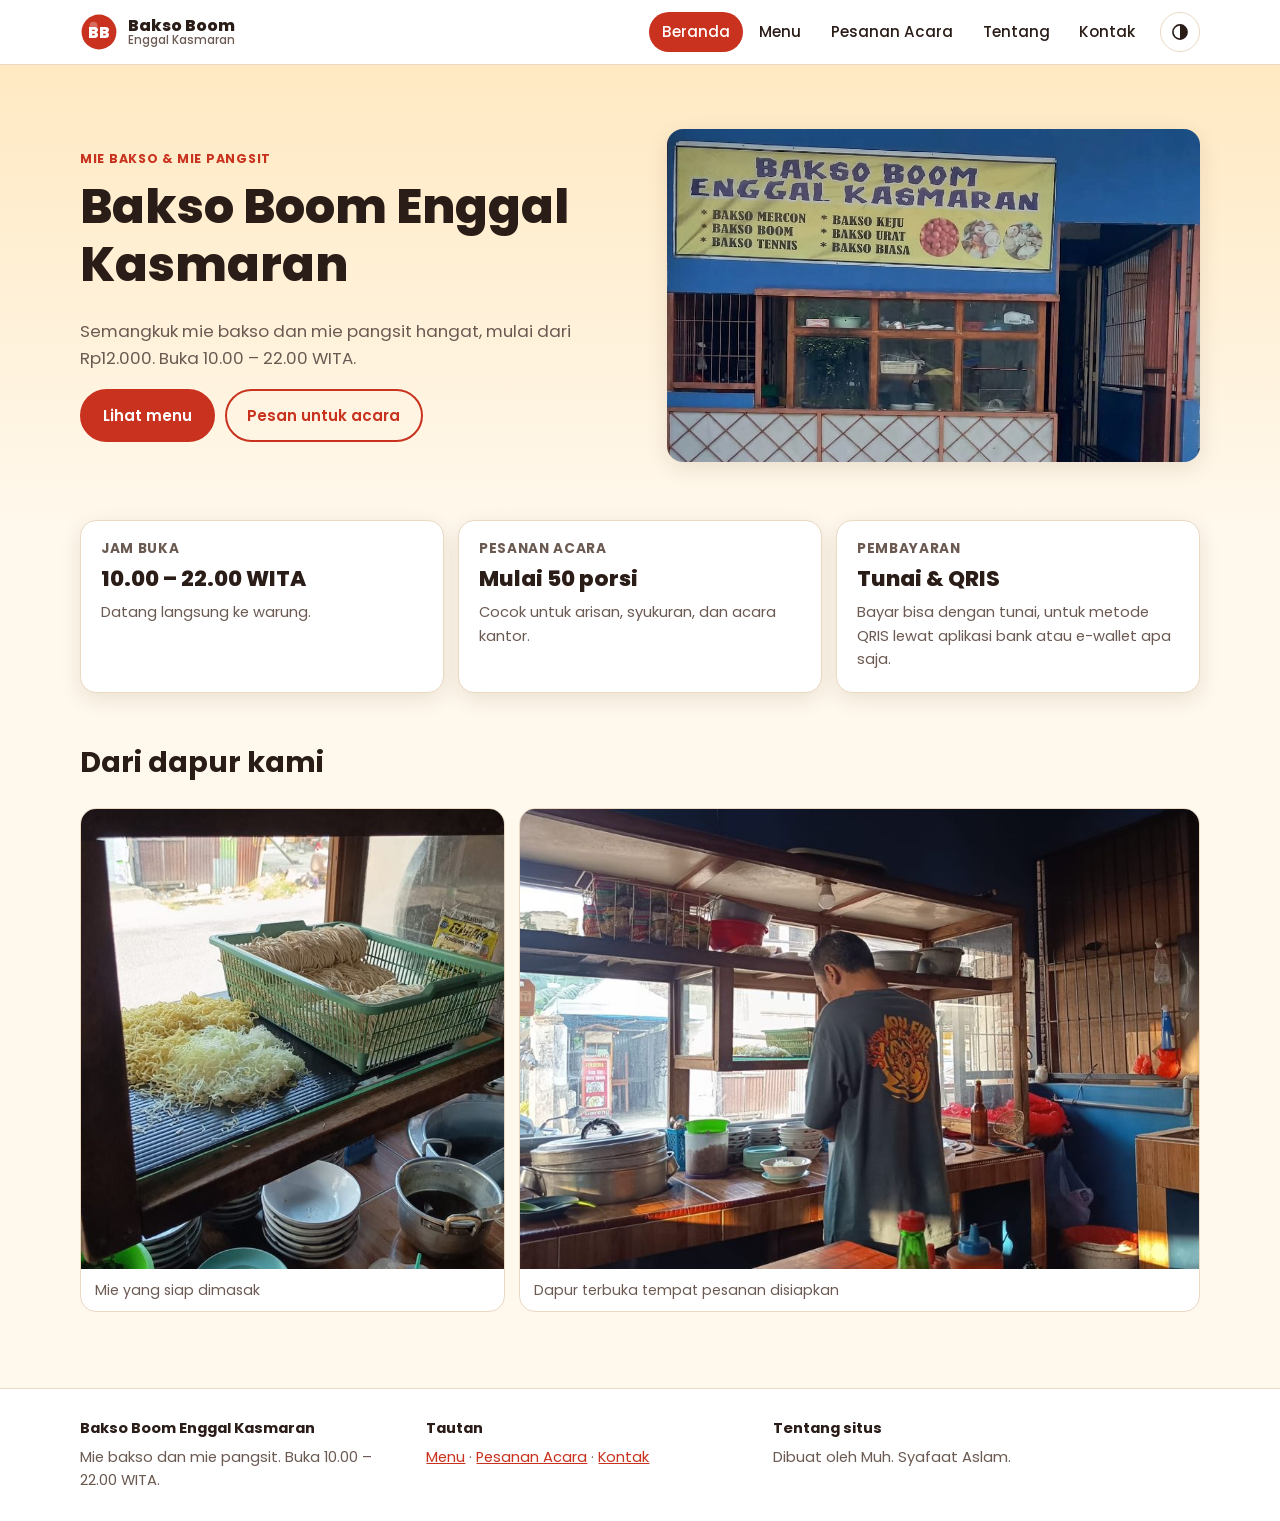
<file: index.html>
<!doctype html>
<html lang="id">
<head>
<meta charset="utf-8">
<meta name="viewport" content="width=device-width, initial-scale=1">
<title>Bakso Boom Enggal Kasmaran | Mie Bakso &amp; Mie Pangsit</title>
<meta name="description" content="Bakso Boom Enggal Kasmaran: mie bakso dan mie pangsit, buka 10.00 – 22.00 WITA. Terima pesanan acara.">
<meta name="theme-color" content="#c8321e">
<link rel="preconnect" href="https://fonts.googleapis.com">
<link rel="preconnect" href="https://fonts.gstatic.com" crossorigin>
<link href="https://fonts.googleapis.com/css2?family=Poppins:wght@400;500;600;700;800&display=swap" rel="stylesheet">
<link rel="stylesheet" href="css/style.css">
<script>try{var t=localStorage.getItem('tema');if(t)document.documentElement.setAttribute('data-tema',t);}catch(e){}</script>
</head>
<body>
<a class="skip" href="#isi">Lewati ke konten</a>
<header class="topbar">
  <div class="wrap bar">
    <a class="brand" href="index.html" aria-label="Bakso Boom Enggal Kasmaran - beranda"><svg class="logo-mark" viewBox="0 0 48 48" aria-hidden="true"><circle cx="24" cy="24" r="22" fill="currentColor"/><circle cx="17" cy="16" r="5" fill="#fff" opacity=".28"/><text x="24" y="31" text-anchor="middle" font-family="Poppins,Arial,sans-serif" font-weight="800" font-size="20" fill="#fff">BB</text></svg><span>Bakso Boom<small>Enggal Kasmaran</small></span></a>
    <button class="nav-toggle" aria-expanded="false" aria-controls="nav" aria-label="Buka menu navigasi"><span></span><span></span><span></span></button>
    <nav id="nav" class="nav"><ul><li><a href="index.html" aria-current="page">Beranda</a></li><li><a href="menu.html">Menu</a></li><li><a href="pesanan-acara.html">Pesanan Acara</a></li><li><a href="tentang.html">Tentang</a></li><li><a href="kontak.html">Kontak</a></li></ul></nav>
    <button class="tema-btn" type="button" aria-label="Ganti tema terang atau gelap" title="Ganti tema"><svg viewBox="0 0 24 24" width="20" height="20" aria-hidden="true"><circle cx="12" cy="12" r="8.5" fill="none" stroke="currentColor" stroke-width="2"/><path d="M12 3.5a8.5 8.5 0 0 1 0 17z" fill="currentColor"/></svg></button>
  </div>
</header>
<main id="isi">

<section class="hero">
  <div class="wrap hero-grid">
    <div class="hero-teks">
      <p class="eyebrow">Mie bakso &amp; mie pangsit</p>
      <h1>Bakso Boom Enggal Kasmaran</h1>
      <p class="lead">Semangkuk mie bakso dan mie pangsit hangat, mulai dari Rp12.000. Buka 10.00 – 22.00 WITA.</p>
      <div class="aksi">
        <a class="btn" href="menu.html">Lihat menu</a>
        <a class="btn ghost" href="pesanan-acara.html">Pesan untuk acara</a>
      </div>
    </div>
    <figure class="hero-foto">
      <img src="images/toko.png" width="1100" height="618" alt="Penjual menyiapkan pesanan di dapur terbuka Bakso Boom Enggal Kasmaran" fetchpriority="high">
    </figure>
  </div>
</section>

<section class="wrap info-grid" aria-label="Info singkat">
  <article class="kartu"><h2>Jam buka</h2><p class="besar">10.00 – 22.00 WITA</p><p>Datang langsung ke warung.</p></article>
  <article class="kartu"><h2>Pesanan acara</h2><p class="besar">Mulai 50 porsi</p><p>Cocok untuk arisan, syukuran, dan acara kantor.</p></article>
  <article class="kartu"><h2>Pembayaran</h2><p class="besar">Tunai & QRIS</p><p>Bayar bisa dengan tunai, untuk metode QRIS lewat aplikasi bank atau e-wallet apa saja.</p></article>
</section>

<section class="wrap seksi galeri-sec">
  <div class="seksi-kepala"><h2>Dari dapur kami</h2></div>
  <div class="galeri">
    <figure><img src="images/mie.jpg" loading="lazy" width="618" height="1100" alt="Mie kuning dan mie putih yang ditata di rak dapur"><figcaption>Mie yang siap dimasak</figcaption></figure>
    <figure><img src="images/dapur.jpg" loading="lazy" width="1100" height="618" alt="Dapur terbuka warung dengan rak kayu dan mangkuk"><figcaption>Dapur terbuka tempat pesanan disiapkan</figcaption></figure>
  </div>
</section>

</main>
<footer class="foot">
  <div class="wrap foot-grid">
    <div>
      <strong>Bakso Boom Enggal Kasmaran</strong>
      <p>Mie bakso dan mie pangsit. Buka 10.00 – 22.00 WITA.</p>
    </div>
    <div>
      <strong>Tautan</strong>
      <p><a href="menu.html">Menu</a> · <a href="pesanan-acara.html">Pesanan Acara</a> · <a href="kontak.html">Kontak</a></p>
    </div>
    <div>
      <strong>Tentang situs</strong>
      <p>Dibuat oleh Muh. Syafaat Aslam.</p>
    </div>
  </div>
</footer>
<script src="js/data.js"></script>
<script src="js/main.js"></script>

</body>
</html>
</file>
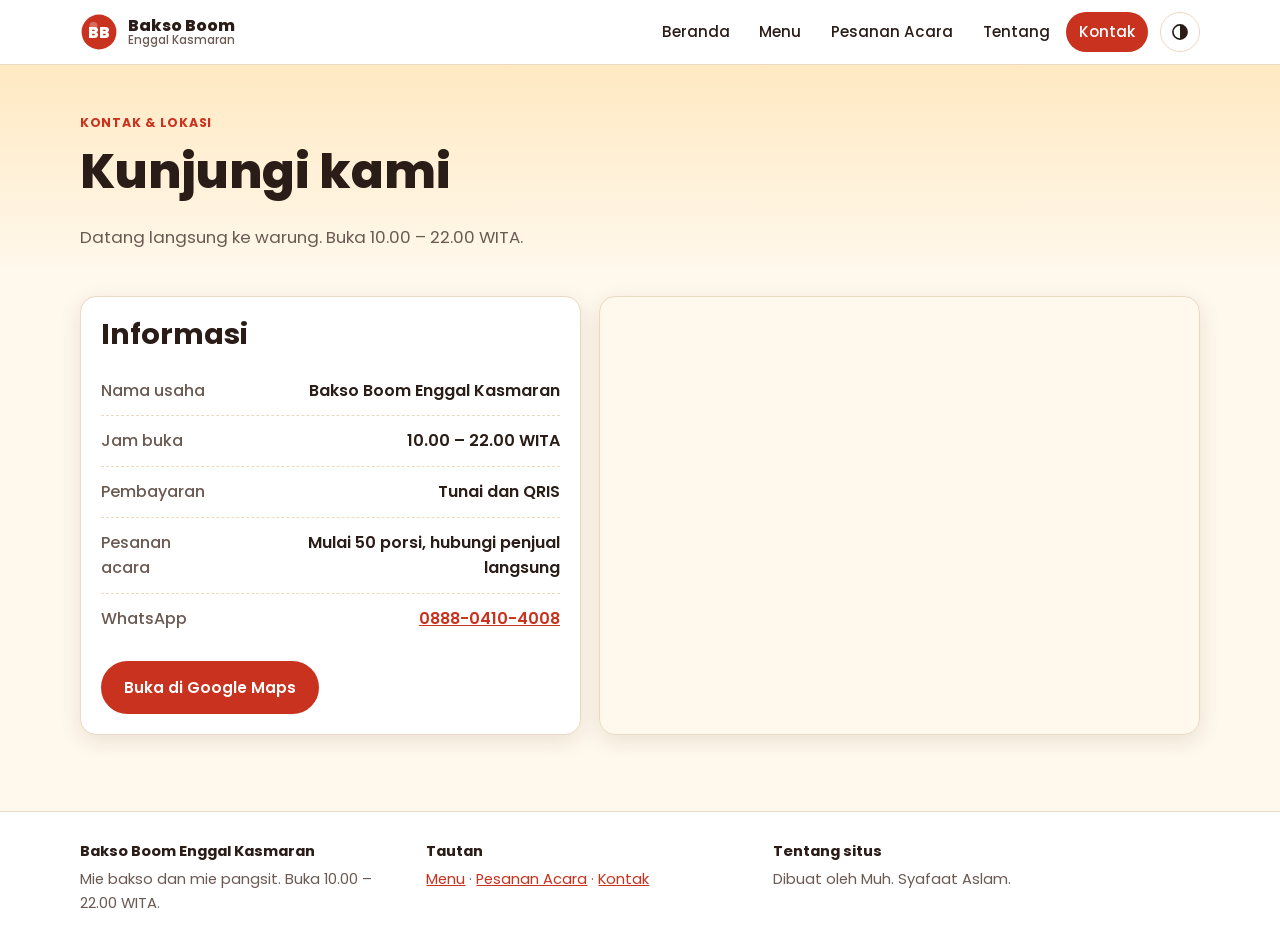
<file: kontak.html>
<!doctype html>
<html lang="id">
<head>
<meta charset="utf-8">
<meta name="viewport" content="width=device-width, initial-scale=1">
<title>Kontak &amp; Lokasi | Bakso Boom Enggal Kasmaran</title>
<meta name="description" content="Lokasi dan jam buka Bakso Boom Enggal Kasmaran.">
<meta name="theme-color" content="#c8321e">
<link rel="preconnect" href="https://fonts.googleapis.com">
<link rel="preconnect" href="https://fonts.gstatic.com" crossorigin>
<link href="https://fonts.googleapis.com/css2?family=Poppins:wght@400;500;600;700;800&display=swap" rel="stylesheet">
<link rel="stylesheet" href="css/style.css">
<script>try{var t=localStorage.getItem('tema');if(t)document.documentElement.setAttribute('data-tema',t);}catch(e){}</script>
</head>
<body>
<a class="skip" href="#isi">Lewati ke konten</a>
<header class="topbar">
  <div class="wrap bar">
    <a class="brand" href="index.html" aria-label="Bakso Boom Enggal Kasmaran - beranda"><svg class="logo-mark" viewBox="0 0 48 48" aria-hidden="true"><circle cx="24" cy="24" r="22" fill="currentColor"/><circle cx="17" cy="16" r="5" fill="#fff" opacity=".28"/><text x="24" y="31" text-anchor="middle" font-family="Poppins,Arial,sans-serif" font-weight="800" font-size="20" fill="#fff">BB</text></svg><span>Bakso Boom<small>Enggal Kasmaran</small></span></a>
    <button class="nav-toggle" aria-expanded="false" aria-controls="nav" aria-label="Buka menu navigasi"><span></span><span></span><span></span></button>
    <nav id="nav" class="nav"><ul><li><a href="index.html">Beranda</a></li><li><a href="menu.html">Menu</a></li><li><a href="pesanan-acara.html">Pesanan Acara</a></li><li><a href="tentang.html">Tentang</a></li><li><a href="kontak.html" aria-current="page">Kontak</a></li></ul></nav>
    <button class="tema-btn" type="button" aria-label="Ganti tema terang atau gelap" title="Ganti tema"><svg viewBox="0 0 24 24" width="20" height="20" aria-hidden="true"><circle cx="12" cy="12" r="8.5" fill="none" stroke="currentColor" stroke-width="2"/><path d="M12 3.5a8.5 8.5 0 0 1 0 17z" fill="currentColor"/></svg></button>
  </div>
</header>
<main id="isi">

<section class="judul-halaman"><div class="wrap">
  <p class="eyebrow">Kontak &amp; lokasi</p>
  <h1>Kunjungi kami</h1>
  <p class="lead">Datang langsung ke warung. Buka 10.00 – 22.00 WITA.</p>
</div></section>
<div class="wrap kontak-grid">
  <section class="panel">
    <h2>Informasi</h2>
    <ul class="info-list">
      <li><strong>Nama usaha</strong><span>Bakso Boom Enggal Kasmaran</span></li>
      <li><strong>Jam buka</strong><span>10.00 – 22.00 WITA</span></li>
      <li><strong>Pembayaran</strong><span>Tunai dan QRIS</span></li>
      <li><strong>Pesanan acara</strong><span>Mulai 50 porsi, hubungi penjual langsung</span></li>
      <li><strong>WhatsApp</strong><a href="https://wa.me/6288804104008" target="_blank" rel="noopener">0888-0410-4008</a></li>
    </ul>
    <div class="aksi"><a class="btn" href="https://www.google.com/maps/place/Bakso+Boom+Enggal+Kasmaran/@-5.178518,119.4304806,17z/data=!3m1!4b1!4m6!3m5!1s0x2dbee31ed74cbf55:0x5178ffebb54fba26!8m2!3d-5.1785233!4d119.4330555!16s%2Fg%2F11nnmf4d2h?entry=ttu&g_ep=EgoyMDI2MDkzMC4wIKXMDSoASAFQAw%3D%3D" target="_blank" rel="noopener">Buka di Google Maps</a></div>
  </section>
  <section class="peta" aria-label="Peta lokasi">
    <iframe title="Peta lokasi Bakso Boom Enggal Kasmaran" src="https://maps.google.com/maps?q=-5.1785233,119.4330555&z=17&output=embed" loading="lazy" referrerpolicy="no-referrer-when-downgrade" allowfullscreen></iframe>
  </section>
</div>

</main>
<footer class="foot">
  <div class="wrap foot-grid">
    <div>
      <strong>Bakso Boom Enggal Kasmaran</strong>
      <p>Mie bakso dan mie pangsit. Buka 10.00 – 22.00 WITA.</p>
    </div>
    <div>
      <strong>Tautan</strong>
      <p><a href="menu.html">Menu</a> · <a href="pesanan-acara.html">Pesanan Acara</a> · <a href="kontak.html">Kontak</a></p>
    </div>
    <div>
      <strong>Tentang situs</strong>
      <p>Dibuat oleh Muh. Syafaat Aslam.</p>
    </div>
  </div>
</footer>
<script src="js/data.js"></script>
<script src="js/main.js"></script>

</body>
</html>
</file>
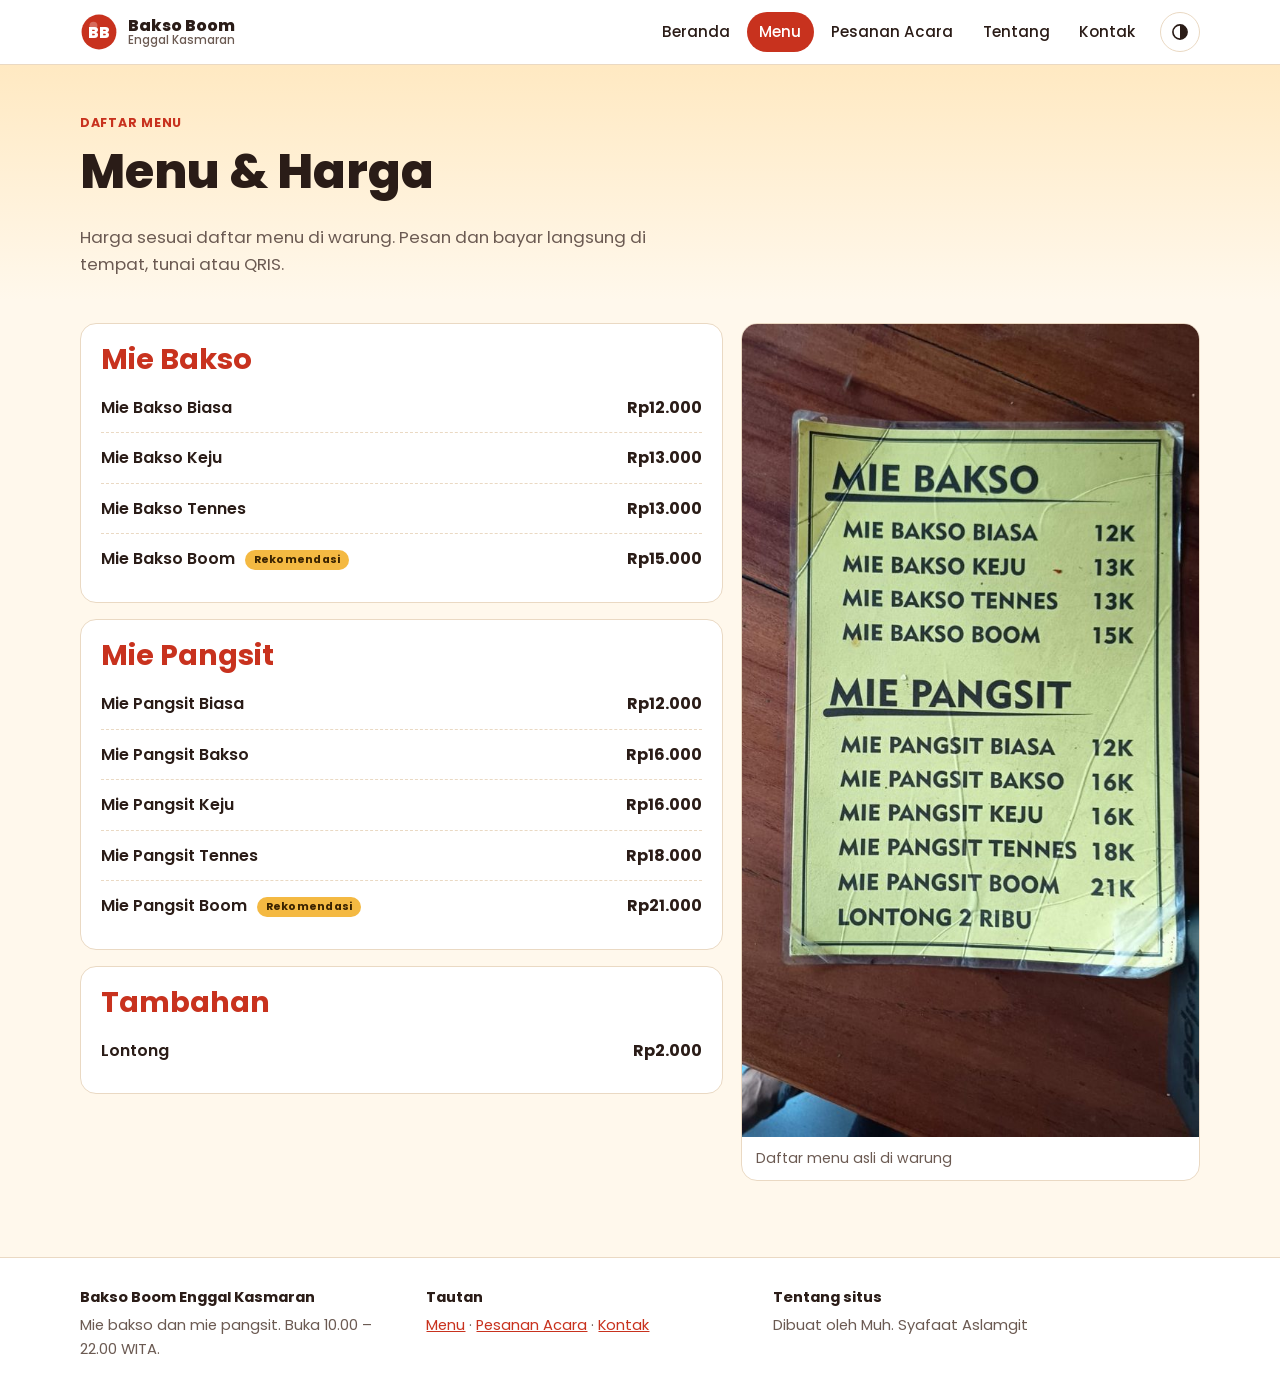
<file: menu.html>
<!doctype html>
<html lang="id">
<head>
<meta charset="utf-8">
<meta name="viewport" content="width=device-width, initial-scale=1">
<title>Menu &amp; Harga | Bakso Boom Enggal Kasmaran</title>
<meta name="description" content="Daftar menu dan harga mie bakso, mie pangsit, dan lontong.">
<meta name="theme-color" content="#c8321e">
<link rel="preconnect" href="https://fonts.googleapis.com">
<link rel="preconnect" href="https://fonts.gstatic.com" crossorigin>
<link href="https://fonts.googleapis.com/css2?family=Poppins:wght@400;500;600;700;800&display=swap" rel="stylesheet">
<link rel="stylesheet" href="css/style.css">
<script>try{var t=localStorage.getItem('tema');if(t)document.documentElement.setAttribute('data-tema',t);}catch(e){}</script>
</head>
<body>
<a class="skip" href="#isi">Lewati ke konten</a>
<header class="topbar">
  <div class="wrap bar">
    <a class="brand" href="index.html" aria-label="Bakso Boom Enggal Kasmaran - beranda"><svg class="logo-mark" viewBox="0 0 48 48" aria-hidden="true"><circle cx="24" cy="24" r="22" fill="currentColor"/><circle cx="17" cy="16" r="5" fill="#fff" opacity=".28"/><text x="24" y="31" text-anchor="middle" font-family="Poppins,Arial,sans-serif" font-weight="800" font-size="20" fill="#fff">BB</text></svg><span>Bakso Boom<small>Enggal Kasmaran</small></span></a>
    <button class="nav-toggle" aria-expanded="false" aria-controls="nav" aria-label="Buka menu navigasi"><span></span><span></span><span></span></button>
    <nav id="nav" class="nav"><ul><li><a href="index.html">Beranda</a></li><li><a href="menu.html" aria-current="page">Menu</a></li><li><a href="pesanan-acara.html">Pesanan Acara</a></li><li><a href="tentang.html">Tentang</a></li><li><a href="kontak.html">Kontak</a></li></ul></nav>
    <button class="tema-btn" type="button" aria-label="Ganti tema terang atau gelap" title="Ganti tema"><svg viewBox="0 0 24 24" width="20" height="20" aria-hidden="true"><circle cx="12" cy="12" r="8.5" fill="none" stroke="currentColor" stroke-width="2"/><path d="M12 3.5a8.5 8.5 0 0 1 0 17z" fill="currentColor"/></svg></button>
  </div>
</header>
<main id="isi">

<section class="judul-halaman"><div class="wrap">
  <p class="eyebrow">Daftar menu</p>
  <h1>Menu &amp; Harga</h1>
  <p class="lead">Harga sesuai daftar menu di warung. Pesan dan bayar langsung di tempat, tunai atau QRIS.</p>
</div></section>
<div class="wrap menu-layout">
  <div class="menu-kolom"><section class="kolom"><h2>Mie Bakso</h2><ul class="daftar"><li class="item"><div><span class="nama">Mie Bakso Biasa</span></div><span class="harga">Rp12.000</span></li><li class="item"><div><span class="nama">Mie Bakso Keju</span></div><span class="harga">Rp13.000</span></li><li class="item"><div><span class="nama">Mie Bakso Tennes</span></div><span class="harga">Rp13.000</span></li><li class="item"><div><span class="nama">Mie Bakso Boom <span class="badge">Rekomendasi</span></span></div><span class="harga">Rp15.000</span></li></ul></section><section class="kolom"><h2>Mie Pangsit</h2><ul class="daftar"><li class="item"><div><span class="nama">Mie Pangsit Biasa</span></div><span class="harga">Rp12.000</span></li><li class="item"><div><span class="nama">Mie Pangsit Bakso</span></div><span class="harga">Rp16.000</span></li><li class="item"><div><span class="nama">Mie Pangsit Keju</span></div><span class="harga">Rp16.000</span></li><li class="item"><div><span class="nama">Mie Pangsit Tennes</span></div><span class="harga">Rp18.000</span></li><li class="item"><div><span class="nama">Mie Pangsit Boom <span class="badge">Rekomendasi</span></span></div><span class="harga">Rp21.000</span></li></ul></section><section class="kolom"><h2>Tambahan</h2><ul class="daftar"><li class="item"><div><span class="nama">Lontong</span></div><span class="harga">Rp2.000</span></li></ul></section></div>
  <aside class="menu-foto">
    <figure>
      <img src="images/menu.jpg" loading="lazy" width="618" height="1100" alt="Foto daftar menu asli yang dipajang di warung">
      <figcaption>Daftar menu asli di warung</figcaption>
    </figure>
  </aside>
</div>

</main>
<footer class="foot">
  <div class="wrap foot-grid">
    <div>
      <strong>Bakso Boom Enggal Kasmaran</strong>
      <p>Mie bakso dan mie pangsit. Buka 10.00 – 22.00 WITA.</p>
    </div>
    <div>
      <strong>Tautan</strong>
      <p><a href="menu.html">Menu</a> · <a href="pesanan-acara.html">Pesanan Acara</a> · <a href="kontak.html">Kontak</a></p>
    </div>
    <div>
      <strong>Tentang situs</strong>
      <p>Dibuat oleh Muh. Syafaat Aslamgit</p>
    </div>
  </div>
</footer>
<script src="js/data.js"></script>
<script src="js/main.js"></script>

</body>
</html>
</file>
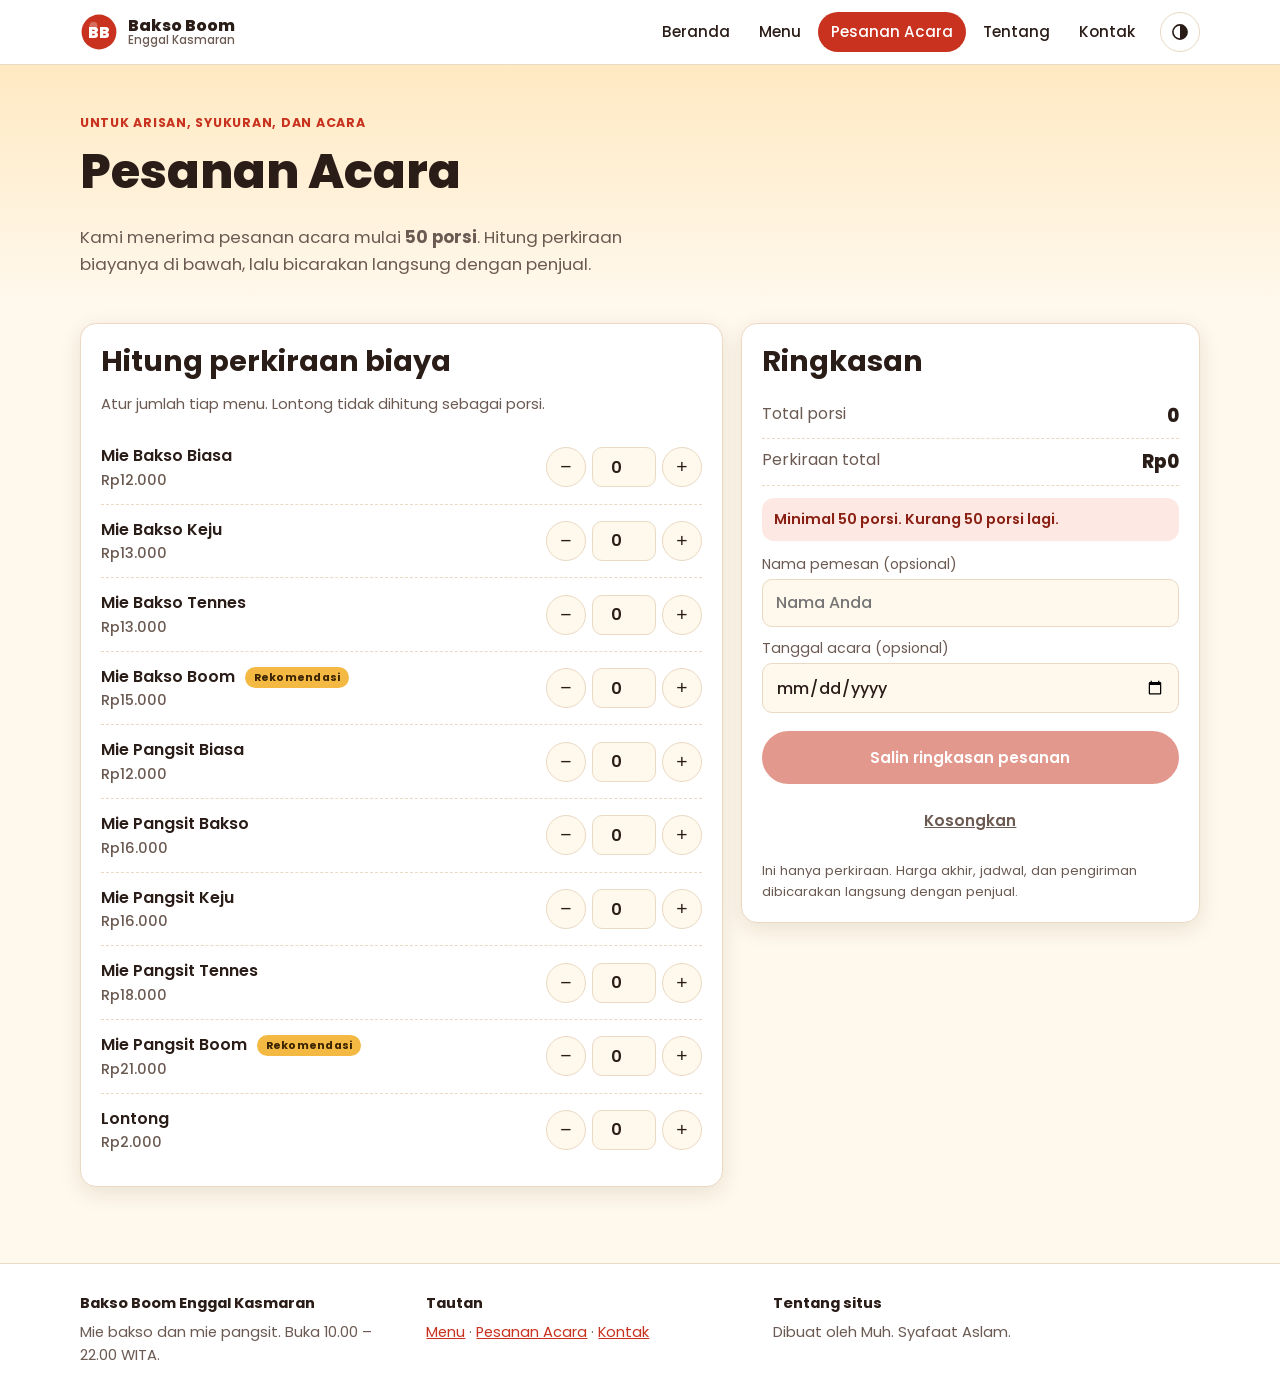
<file: pesanan-acara.html>
<!doctype html>
<html lang="id">
<head>
<meta charset="utf-8">
<meta name="viewport" content="width=device-width, initial-scale=1">
<title>Pesanan Acara | Bakso Boom Enggal Kasmaran</title>
<meta name="description" content="Hitung perkiraan biaya pesanan acara mulai 50 porsi.">
<meta name="theme-color" content="#c8321e">
<link rel="preconnect" href="https://fonts.googleapis.com">
<link rel="preconnect" href="https://fonts.gstatic.com" crossorigin>
<link href="https://fonts.googleapis.com/css2?family=Poppins:wght@400;500;600;700;800&display=swap" rel="stylesheet">
<link rel="stylesheet" href="css/style.css">
<script>try{var t=localStorage.getItem('tema');if(t)document.documentElement.setAttribute('data-tema',t);}catch(e){}</script>
</head>
<body>
<a class="skip" href="#isi">Lewati ke konten</a>
<header class="topbar">
  <div class="wrap bar">
    <a class="brand" href="index.html" aria-label="Bakso Boom Enggal Kasmaran - beranda"><svg class="logo-mark" viewBox="0 0 48 48" aria-hidden="true"><circle cx="24" cy="24" r="22" fill="currentColor"/><circle cx="17" cy="16" r="5" fill="#fff" opacity=".28"/><text x="24" y="31" text-anchor="middle" font-family="Poppins,Arial,sans-serif" font-weight="800" font-size="20" fill="#fff">BB</text></svg><span>Bakso Boom<small>Enggal Kasmaran</small></span></a>
    <button class="nav-toggle" aria-expanded="false" aria-controls="nav" aria-label="Buka menu navigasi"><span></span><span></span><span></span></button>
    <nav id="nav" class="nav"><ul><li><a href="index.html">Beranda</a></li><li><a href="menu.html">Menu</a></li><li><a href="pesanan-acara.html" aria-current="page">Pesanan Acara</a></li><li><a href="tentang.html">Tentang</a></li><li><a href="kontak.html">Kontak</a></li></ul></nav>
    <button class="tema-btn" type="button" aria-label="Ganti tema terang atau gelap" title="Ganti tema"><svg viewBox="0 0 24 24" width="20" height="20" aria-hidden="true"><circle cx="12" cy="12" r="8.5" fill="none" stroke="currentColor" stroke-width="2"/><path d="M12 3.5a8.5 8.5 0 0 1 0 17z" fill="currentColor"/></svg></button>
  </div>
</header>
<main id="isi">

<section class="judul-halaman"><div class="wrap">
  <p class="eyebrow">Untuk arisan, syukuran, dan acara</p>
  <h1>Pesanan Acara</h1>
  <p class="lead">Kami menerima pesanan acara mulai <strong>50 porsi</strong>. Hitung perkiraan biayanya di bawah, lalu bicarakan langsung dengan penjual.</p>
</div></section>
<div class="wrap acara-layout">
  <section class="panel" aria-labelledby="h-hitung">
    <h2 id="h-hitung">Hitung perkiraan biaya</h2>
    <p class="catatan">Atur jumlah tiap menu. Lontong tidak dihitung sebagai porsi.</p>
    <ul class="baris-list" id="kalkulator">
    <li class="baris" data-id="mb-biasa">
      <div class="baris-info"><span class="nama">Mie Bakso Biasa</span><span class="harga">Rp12.000</span></div>
      <div class="stepper" role="group" aria-label="Jumlah Mie Bakso Biasa">
        <button type="button" class="kurang" aria-label="Kurangi Mie Bakso Biasa">−</button>
        <input type="number" min="0" inputmode="numeric" value="0" aria-label="Jumlah Mie Bakso Biasa">
        <button type="button" class="tambah" aria-label="Tambah Mie Bakso Biasa">+</button>
      </div>
    </li>
    <li class="baris" data-id="mb-keju">
      <div class="baris-info"><span class="nama">Mie Bakso Keju</span><span class="harga">Rp13.000</span></div>
      <div class="stepper" role="group" aria-label="Jumlah Mie Bakso Keju">
        <button type="button" class="kurang" aria-label="Kurangi Mie Bakso Keju">−</button>
        <input type="number" min="0" inputmode="numeric" value="0" aria-label="Jumlah Mie Bakso Keju">
        <button type="button" class="tambah" aria-label="Tambah Mie Bakso Keju">+</button>
      </div>
    </li>
    <li class="baris" data-id="mb-tennes">
      <div class="baris-info"><span class="nama">Mie Bakso Tennes</span><span class="harga">Rp13.000</span></div>
      <div class="stepper" role="group" aria-label="Jumlah Mie Bakso Tennes">
        <button type="button" class="kurang" aria-label="Kurangi Mie Bakso Tennes">−</button>
        <input type="number" min="0" inputmode="numeric" value="0" aria-label="Jumlah Mie Bakso Tennes">
        <button type="button" class="tambah" aria-label="Tambah Mie Bakso Tennes">+</button>
      </div>
    </li>
    <li class="baris" data-id="mb-boom">
      <div class="baris-info"><span class="nama">Mie Bakso Boom <span class="badge">Rekomendasi</span></span><span class="harga">Rp15.000</span></div>
      <div class="stepper" role="group" aria-label="Jumlah Mie Bakso Boom">
        <button type="button" class="kurang" aria-label="Kurangi Mie Bakso Boom">−</button>
        <input type="number" min="0" inputmode="numeric" value="0" aria-label="Jumlah Mie Bakso Boom">
        <button type="button" class="tambah" aria-label="Tambah Mie Bakso Boom">+</button>
      </div>
    </li>
    <li class="baris" data-id="mp-biasa">
      <div class="baris-info"><span class="nama">Mie Pangsit Biasa</span><span class="harga">Rp12.000</span></div>
      <div class="stepper" role="group" aria-label="Jumlah Mie Pangsit Biasa">
        <button type="button" class="kurang" aria-label="Kurangi Mie Pangsit Biasa">−</button>
        <input type="number" min="0" inputmode="numeric" value="0" aria-label="Jumlah Mie Pangsit Biasa">
        <button type="button" class="tambah" aria-label="Tambah Mie Pangsit Biasa">+</button>
      </div>
    </li>
    <li class="baris" data-id="mp-bakso">
      <div class="baris-info"><span class="nama">Mie Pangsit Bakso</span><span class="harga">Rp16.000</span></div>
      <div class="stepper" role="group" aria-label="Jumlah Mie Pangsit Bakso">
        <button type="button" class="kurang" aria-label="Kurangi Mie Pangsit Bakso">−</button>
        <input type="number" min="0" inputmode="numeric" value="0" aria-label="Jumlah Mie Pangsit Bakso">
        <button type="button" class="tambah" aria-label="Tambah Mie Pangsit Bakso">+</button>
      </div>
    </li>
    <li class="baris" data-id="mp-keju">
      <div class="baris-info"><span class="nama">Mie Pangsit Keju</span><span class="harga">Rp16.000</span></div>
      <div class="stepper" role="group" aria-label="Jumlah Mie Pangsit Keju">
        <button type="button" class="kurang" aria-label="Kurangi Mie Pangsit Keju">−</button>
        <input type="number" min="0" inputmode="numeric" value="0" aria-label="Jumlah Mie Pangsit Keju">
        <button type="button" class="tambah" aria-label="Tambah Mie Pangsit Keju">+</button>
      </div>
    </li>
    <li class="baris" data-id="mp-tennes">
      <div class="baris-info"><span class="nama">Mie Pangsit Tennes</span><span class="harga">Rp18.000</span></div>
      <div class="stepper" role="group" aria-label="Jumlah Mie Pangsit Tennes">
        <button type="button" class="kurang" aria-label="Kurangi Mie Pangsit Tennes">−</button>
        <input type="number" min="0" inputmode="numeric" value="0" aria-label="Jumlah Mie Pangsit Tennes">
        <button type="button" class="tambah" aria-label="Tambah Mie Pangsit Tennes">+</button>
      </div>
    </li>
    <li class="baris" data-id="mp-boom">
      <div class="baris-info"><span class="nama">Mie Pangsit Boom <span class="badge">Rekomendasi</span></span><span class="harga">Rp21.000</span></div>
      <div class="stepper" role="group" aria-label="Jumlah Mie Pangsit Boom">
        <button type="button" class="kurang" aria-label="Kurangi Mie Pangsit Boom">−</button>
        <input type="number" min="0" inputmode="numeric" value="0" aria-label="Jumlah Mie Pangsit Boom">
        <button type="button" class="tambah" aria-label="Tambah Mie Pangsit Boom">+</button>
      </div>
    </li>
    <li class="baris" data-id="lontong">
      <div class="baris-info"><span class="nama">Lontong</span><span class="harga">Rp2.000</span></div>
      <div class="stepper" role="group" aria-label="Jumlah Lontong">
        <button type="button" class="kurang" aria-label="Kurangi Lontong">−</button>
        <input type="number" min="0" inputmode="numeric" value="0" aria-label="Jumlah Lontong">
        <button type="button" class="tambah" aria-label="Tambah Lontong">+</button>
      </div>
    </li>
    </ul>
  </section>
  <aside class="panel ringkas" aria-labelledby="h-ringkas" aria-live="polite">
    <h2 id="h-ringkas">Ringkasan</h2>
    <dl>
      <div><dt>Total porsi</dt><dd id="total-porsi">0</dd></div>
      <div><dt>Perkiraan total</dt><dd id="total-harga">Rp0</dd></div>
    </dl>
    <p id="status-min" class="status kurang-min">Minimal 50 porsi. Kurang 50 porsi lagi.</p>
    <label class="field">Nama pemesan (opsional)
      <input id="nama-pemesan" type="text" autocomplete="name" placeholder="Nama Anda">
    </label>
    <label class="field">Tanggal acara (opsional)
      <input id="tgl-acara" type="date">
    </label>
    <div class="aksi kolom-aksi">
      <button id="salin" class="btn" type="button" disabled>Salin ringkasan pesanan</button>
      <a id="kirim-wa" class="btn ghost" href="#" hidden>Kirim lewat WhatsApp</a>
      <button id="reset" class="btn teks" type="button">Kosongkan</button>
    </div>
    <p class="catatan kecil">Ini hanya perkiraan. Harga akhir, jadwal, dan pengiriman dibicarakan langsung dengan penjual.</p>
  </aside>
</div>

</main>
<footer class="foot">
  <div class="wrap foot-grid">
    <div>
      <strong>Bakso Boom Enggal Kasmaran</strong>
      <p>Mie bakso dan mie pangsit. Buka 10.00 – 22.00 WITA.</p>
    </div>
    <div>
      <strong>Tautan</strong>
      <p><a href="menu.html">Menu</a> · <a href="pesanan-acara.html">Pesanan Acara</a> · <a href="kontak.html">Kontak</a></p>
    </div>
    <div>
      <strong>Tentang situs</strong>
      <p>Dibuat oleh Muh. Syafaat Aslam.</p>
    </div>
  </div>
</footer>
<script src="js/data.js"></script>
<script src="js/main.js"></script>

</body>
</html>
</file>
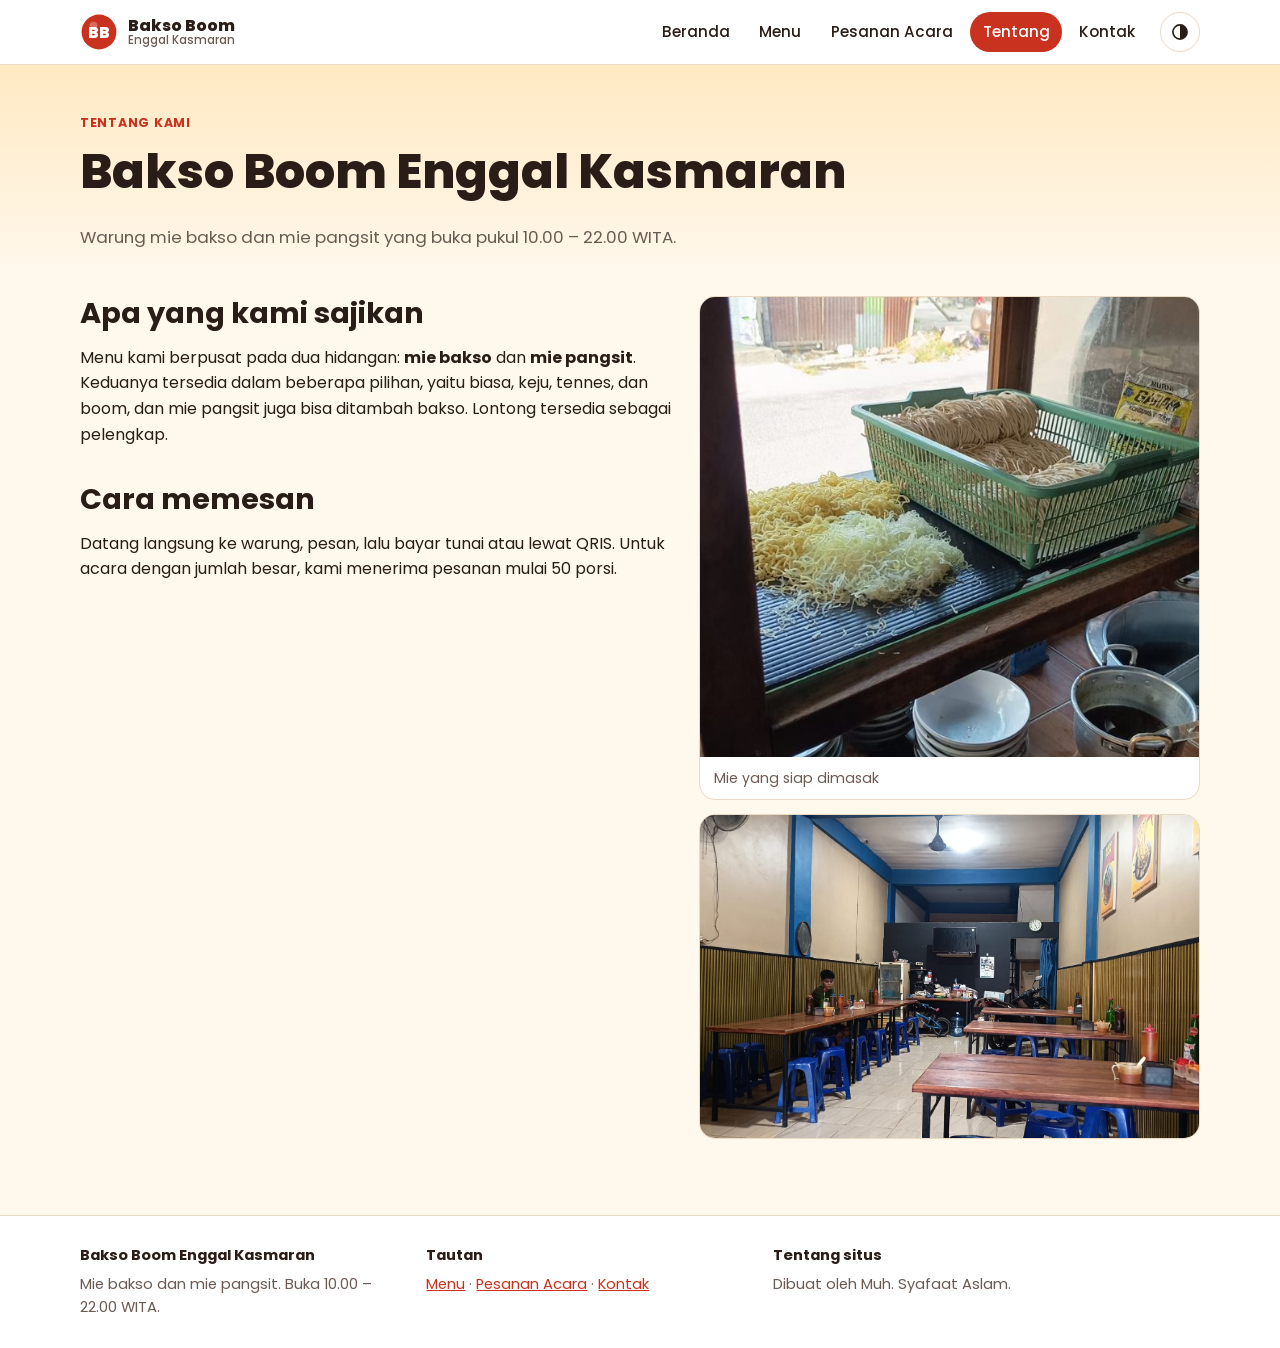
<file: tentang.html>
<!doctype html>
<html lang="id">
<head>
<meta charset="utf-8">
<meta name="viewport" content="width=device-width, initial-scale=1">
<title>Tentang | Bakso Boom Enggal Kasmaran</title>
<meta name="description" content="Tentang Bakso Boom Enggal Kasmaran.">
<meta name="theme-color" content="#c8321e">
<link rel="preconnect" href="https://fonts.googleapis.com">
<link rel="preconnect" href="https://fonts.gstatic.com" crossorigin>
<link href="https://fonts.googleapis.com/css2?family=Poppins:wght@400;500;600;700;800&display=swap" rel="stylesheet">
<link rel="stylesheet" href="css/style.css">
<script>try{var t=localStorage.getItem('tema');if(t)document.documentElement.setAttribute('data-tema',t);}catch(e){}</script>
</head>
<body>
<a class="skip" href="#isi">Lewati ke konten</a>
<header class="topbar">
  <div class="wrap bar">
    <a class="brand" href="index.html" aria-label="Bakso Boom Enggal Kasmaran - beranda"><svg class="logo-mark" viewBox="0 0 48 48" aria-hidden="true"><circle cx="24" cy="24" r="22" fill="currentColor"/><circle cx="17" cy="16" r="5" fill="#fff" opacity=".28"/><text x="24" y="31" text-anchor="middle" font-family="Poppins,Arial,sans-serif" font-weight="800" font-size="20" fill="#fff">BB</text></svg><span>Bakso Boom<small>Enggal Kasmaran</small></span></a>
    <button class="nav-toggle" aria-expanded="false" aria-controls="nav" aria-label="Buka menu navigasi"><span></span><span></span><span></span></button>
    <nav id="nav" class="nav"><ul><li><a href="index.html">Beranda</a></li><li><a href="menu.html">Menu</a></li><li><a href="pesanan-acara.html">Pesanan Acara</a></li><li><a href="tentang.html" aria-current="page">Tentang</a></li><li><a href="kontak.html">Kontak</a></li></ul></nav>
    <button class="tema-btn" type="button" aria-label="Ganti tema terang atau gelap" title="Ganti tema"><svg viewBox="0 0 24 24" width="20" height="20" aria-hidden="true"><circle cx="12" cy="12" r="8.5" fill="none" stroke="currentColor" stroke-width="2"/><path d="M12 3.5a8.5 8.5 0 0 1 0 17z" fill="currentColor"/></svg></button>
  </div>
</header>
<main id="isi">

<section class="judul-halaman"><div class="wrap">
  <p class="eyebrow">Tentang kami</p>
  <h1>Bakso Boom Enggal Kasmaran</h1>
  <p class="lead">Warung mie bakso dan mie pangsit yang buka pukul 10.00 – 22.00 WITA.</p>
</div></section>
<div class="wrap tentang-grid">
  <div class="teks-panjang">
    <h2>Apa yang kami sajikan</h2>
    <p>Menu kami berpusat pada dua hidangan: <strong>mie bakso</strong> dan <strong>mie pangsit</strong>. Keduanya tersedia dalam beberapa pilihan, yaitu biasa, keju, tennes, dan boom, dan mie pangsit juga bisa ditambah bakso. Lontong tersedia sebagai pelengkap.</p>
    <h2>Cara memesan</h2>
    <p>Datang langsung ke warung, pesan, lalu bayar tunai atau lewat QRIS. Untuk acara dengan jumlah besar, kami menerima pesanan mulai 50 porsi.</p>
  </div>
  <div class="galeri satu-kolom">
    <figure><img src="images/mie.jpg" loading="lazy" width="618" height="1100" alt="Mie kuning dan mie putih yang ditata di rak dapur"><figcaption>Mie yang siap dimasak</figcaption></figure>
    <figure><img src="images/ruang.jpg" loading="lazy" width="1100" height="618" alt="Penjual di dapur terbuka warung"><figcaption>Dapur terbuka warung</figcaption></figure>
  </div>
</div>

</main>
<footer class="foot">
  <div class="wrap foot-grid">
    <div>
      <strong>Bakso Boom Enggal Kasmaran</strong>
      <p>Mie bakso dan mie pangsit. Buka 10.00 – 22.00 WITA.</p>
    </div>
    <div>
      <strong>Tautan</strong>
      <p><a href="menu.html">Menu</a> · <a href="pesanan-acara.html">Pesanan Acara</a> · <a href="kontak.html">Kontak</a></p>
    </div>
    <div>
      <strong>Tentang situs</strong>
      <p>Dibuat oleh Muh. Syafaat Aslam.</p>
    </div>
  </div>
</footer>
<script src="js/data.js"></script>
<script src="js/main.js"></script>

</body>
</html>
</file>
<file: css/style.css>
/* Bakso Boom Enggal Kasmaran - gaya utama */
:root{
  --merah:#c8321e; --merah-tua:#9c2314; --kuning:#f4b942;
  --bg:#fff8ec; --bg2:#ffffff; --teks:#2a1c17; --redup:#6b5a52; --garis:#ead9c3;
  --bayang:0 6px 22px rgba(60,30,10,.10); --r:16px;
}
@media (prefers-color-scheme:dark){
  :root:not([data-tema="terang"]){
    --bg:#17110e; --bg2:#231a16; --teks:#f6ece4; --redup:#bba89c; --garis:#3a2c25;
    --bayang:0 6px 22px rgba(0,0,0,.45); --merah:#e0452f;
  }
}
:root[data-tema="gelap"]{
  --bg:#17110e; --bg2:#231a16; --teks:#f6ece4; --redup:#bba89c; --garis:#3a2c25;
  --bayang:0 6px 22px rgba(0,0,0,.45); --merah:#e0452f;
}
*{box-sizing:border-box}
[hidden]{display:none!important}
html{scroll-behavior:smooth}
body{margin:0;font-family:Poppins,system-ui,-apple-system,"Segoe UI",Roboto,Arial,sans-serif;
  background:var(--bg);color:var(--teks);line-height:1.6;-webkit-text-size-adjust:100%}
img{max-width:100%;height:auto;display:block}
a{color:var(--merah)}
h1,h2,h3{line-height:1.2;margin:0 0 .5em}
h1{font-size:clamp(1.9rem,6vw,3rem);font-weight:800}
h2{font-size:clamp(1.3rem,4vw,1.8rem);font-weight:700}
h3{font-size:1.1rem;font-weight:700}
p{margin:0 0 1em}
.wrap{width:min(1120px,100% - 32px);margin-inline:auto}
.skip{position:absolute;left:-999px;top:0;background:var(--merah);color:#fff;padding:.6rem 1rem;z-index:100}
.skip:focus{left:8px;top:8px}

/* header */
.topbar{position:sticky;top:0;z-index:50;background:var(--bg2);border-bottom:1px solid var(--garis)}
.bar{display:flex;align-items:center;gap:12px;min-height:64px}
.brand{display:flex;align-items:center;gap:10px;text-decoration:none;color:var(--teks);font-weight:800;line-height:1.1}
.brand small{display:block;font-weight:500;font-size:.72rem;color:var(--redup)}
.logo-mark{width:38px;height:38px;color:var(--merah);flex:none}
.nav{margin-left:auto}
.nav ul{display:flex;gap:4px;list-style:none;margin:0;padding:0}
.nav a{display:block;padding:.5rem .8rem;border-radius:999px;text-decoration:none;color:var(--teks);font-weight:500;font-size:.95rem}
.nav a:hover{background:var(--garis)}
.nav a[aria-current="page"]{background:var(--merah);color:#fff}
.tema-btn{border:1px solid var(--garis);background:transparent;color:var(--teks);width:40px;height:40px;border-radius:50%;cursor:pointer;display:inline-flex;align-items:center;justify-content:center;flex:none}
.tema-btn:hover{background:var(--garis)}
.nav-toggle{display:none;margin-left:auto;background:none;border:0;width:44px;height:44px;cursor:pointer;padding:10px}
.nav-toggle span{display:block;height:2px;background:var(--teks);margin:6px 0;border-radius:2px;transition:.2s}
@media (max-width:760px){
  .nav-toggle{display:block}
  .tema-btn{order:3}
  .nav{position:absolute;left:0;right:0;top:100%;background:var(--bg2);border-bottom:1px solid var(--garis);display:none;margin:0}
  .nav.buka{display:block}
  .nav ul{flex-direction:column;padding:8px 16px 14px;gap:2px}
  .nav a{padding:.8rem 1rem}
}

/* hero */
.hero{padding:clamp(28px,6vw,64px) 0;background:linear-gradient(180deg,#ffe9c2 0,var(--bg) 100%)}
:root[data-tema="gelap"] .hero{background:linear-gradient(180deg,#2b1b13,var(--bg))}
@media (prefers-color-scheme:dark){:root:not([data-tema="terang"]) .hero{background:linear-gradient(180deg,#2b1b13,var(--bg))}}
.hero-grid{display:grid;gap:28px;align-items:center}
@media (min-width:860px){.hero-grid{grid-template-columns:1.05fr 1fr}}
.eyebrow{color:var(--merah);font-weight:700;letter-spacing:.06em;text-transform:uppercase;font-size:.78rem;margin-bottom:.6rem}
.lead{font-size:1.05rem;color:var(--redup);max-width:56ch}
.hero-foto{margin:0}
.hero-foto img{border-radius:var(--r);box-shadow:var(--bayang);aspect-ratio:16/10;object-fit:cover;object-position:center top;width:100%}.aksi{display:flex;flex-wrap:wrap;gap:10px;margin-top:18px}
.btn{display:inline-flex;align-items:center;justify-content:center;gap:6px;background:var(--merah);color:#fff;
  padding:.8rem 1.3rem;border-radius:999px;border:2px solid var(--merah);text-decoration:none;font:600 .95rem Poppins,system-ui,sans-serif;cursor:pointer;min-height:44px}
.btn:hover{background:var(--merah-tua);border-color:var(--merah-tua)}
.btn.ghost{background:transparent;color:var(--merah)}
.btn.ghost:hover{background:var(--merah);color:#fff}
.btn.teks{background:transparent;border-color:transparent;color:var(--redup);text-decoration:underline}
.btn[disabled]{opacity:.5;cursor:not-allowed}
:focus-visible{outline:3px solid var(--kuning);outline-offset:2px}/* label rekomendasi */
.badge{display:inline-block;margin-left:6px;padding:.1rem .55rem;border-radius:999px;background:var(--kuning);color:#3a2300;font-size:.68rem;font-weight:700;letter-spacing:.02em;vertical-align:middle;white-space:nowrap}

/* kartu info */
.info-grid{display:grid;gap:14px;margin-top:-6px}
@media (min-width:700px){.info-grid{grid-template-columns:repeat(3,1fr)}}
.kartu,.panel{background:var(--bg2);border:1px solid var(--garis);border-radius:var(--r);box-shadow:var(--bayang);padding:20px}
.kartu h2{font-size:.85rem;text-transform:uppercase;letter-spacing:.05em;color:var(--redup);margin-bottom:.3rem}
.kartu .besar{font-size:1.35rem;font-weight:800;margin-bottom:.3rem}
.kartu p:last-child{color:var(--redup);margin:0;font-size:.92rem}

/* seksi */
.seksi{padding:clamp(28px,5vw,52px) 0 0}
.seksi-kepala{display:flex;justify-content:space-between;align-items:baseline;gap:10px;margin-bottom:14px}
.seksi-kepala a{font-weight:600;text-decoration:none}
.menu-dua{display:grid;gap:16px}
@media (min-width:700px){.menu-dua{grid-template-columns:1fr 1fr}}
.kolom{background:var(--bg2);border:1px solid var(--garis);border-radius:var(--r);padding:18px 20px}
.kolom h2,.kolom h3{margin-bottom:.4rem;color:var(--merah)}
.daftar{list-style:none;margin:0;padding:0}
.item{display:flex;justify-content:space-between;gap:12px;padding:12px 0;border-bottom:1px dashed var(--garis)}
.item:last-child{border-bottom:0}
.nama{font-weight:600}
.desc{margin:.1rem 0 0;color:var(--redup);font-size:.88rem}
.harga{font-weight:700;white-space:nowrap}
.galeri{display:grid;gap:14px}
@media (min-width:700px){.galeri:not(.satu-kolom){grid-template-columns:1fr 1.6fr}}
.galeri figure{margin:0;background:var(--bg2);border:1px solid var(--garis);border-radius:var(--r);overflow:hidden}
.galeri img{width:100%;height:100%;object-fit:cover;max-height:460px}
.galeri figcaption{padding:10px 14px;font-size:.88rem;color:var(--redup)}
.galeri-sec{padding-bottom:clamp(28px,5vw,56px)}

/* halaman dalam */
.judul-halaman{padding:clamp(26px,5vw,48px) 0 6px;background:linear-gradient(180deg,#ffe9c2,var(--bg))}
:root[data-tema="gelap"] .judul-halaman{background:linear-gradient(180deg,#2b1b13,var(--bg))}
@media (prefers-color-scheme:dark){:root:not([data-tema="terang"]) .judul-halaman{background:linear-gradient(180deg,#2b1b13,var(--bg))}}
.menu-layout,.acara-layout,.tentang-grid,.kontak-grid{display:grid;gap:18px;padding:22px 0 clamp(30px,5vw,56px)}
@media (min-width:860px){
  .menu-layout{grid-template-columns:1.4fr 1fr;align-items:start}
  .acara-layout{grid-template-columns:1.4fr 1fr;align-items:start}
  .tentang-grid{grid-template-columns:1.2fr 1fr;align-items:start}
  .kontak-grid{grid-template-columns:1fr 1.2fr;align-items:stretch}
}
.menu-kolom{display:grid;gap:16px}
.menu-foto figure{margin:0;background:var(--bg2);border:1px solid var(--garis);border-radius:var(--r);overflow:hidden}
.menu-foto img{width:100%}
.menu-foto figcaption{padding:10px 14px;font-size:.88rem;color:var(--redup)}
@media (min-width:860px){.menu-foto{position:sticky;top:84px}}
.teks-panjang h2{margin-top:1.2em}
.teks-panjang h2:first-child{margin-top:0}
.catatan{color:var(--redup);font-size:.92rem}
.catatan.kecil{font-size:.82rem;margin:14px 0 0}
.info-list{list-style:none;margin:0 0 6px;padding:0}
.info-list li{display:flex;justify-content:space-between;gap:16px;padding:12px 0;border-bottom:1px dashed var(--garis)}
.info-list li:last-child{border-bottom:0}
.info-list strong{color:var(--redup);font-weight:500}
.info-list span,.info-list a{text-align:right;font-weight:600}
.peta{border-radius:var(--r);overflow:hidden;border:1px solid var(--garis);min-height:320px;box-shadow:var(--bayang)}
.peta iframe{width:100%;height:100%;min-height:320px;border:0;display:block}

/* kalkulator */
.baris-list{list-style:none;margin:0;padding:0}
.baris{display:flex;justify-content:space-between;align-items:center;gap:12px;padding:12px 0;border-bottom:1px dashed var(--garis)}
.baris:last-child{border-bottom:0}
.baris-info{display:flex;flex-direction:column}
.baris-info .harga{font-weight:500;color:var(--redup);font-size:.9rem}
.stepper{display:flex;align-items:center;gap:6px}
.stepper button{width:40px;height:40px;border-radius:50%;border:1px solid var(--garis);background:var(--bg);color:var(--teks);font-size:1.2rem;cursor:pointer}
.stepper button:hover{background:var(--merah);color:#fff;border-color:var(--merah)}
.stepper input{width:64px;height:40px;text-align:center;border:1px solid var(--garis);border-radius:10px;background:var(--bg);color:var(--teks);font:600 1rem Poppins,sans-serif}
.ringkas dl{margin:0 0 10px}
.ringkas dl div{display:flex;justify-content:space-between;padding:8px 0;border-bottom:1px dashed var(--garis)}
.ringkas dt{color:var(--redup)}
.ringkas dd{margin:0;font-weight:800;font-size:1.15rem}
.status{padding:10px 12px;border-radius:12px;font-size:.9rem;font-weight:600;margin:12px 0}
.status.kurang-min{background:#fde8e4;color:#8a2013}
.status.cukup{background:#e3f4e1;color:#1c5c1c}
@media (prefers-color-scheme:dark){
  :root:not([data-tema="terang"]) .status.kurang-min{background:#3b1c16;color:#ffb4a6}
  :root:not([data-tema="terang"]) .status.cukup{background:#16301a;color:#a8e3a3}
}
:root[data-tema="gelap"] .status.kurang-min{background:#3b1c16;color:#ffb4a6}
:root[data-tema="gelap"] .status.cukup{background:#16301a;color:#a8e3a3}
.field{display:block;font-size:.88rem;color:var(--redup);margin-bottom:10px}
.field input{display:block;width:100%;margin-top:4px;padding:.65rem .8rem;border-radius:10px;border:1px solid var(--garis);background:var(--bg);color:var(--teks);font:500 1rem Poppins,sans-serif}
.kolom-aksi{flex-direction:column;align-items:stretch}
@media (min-width:860px){.ringkas{position:sticky;top:84px}}

/* footer */
.foot{background:var(--bg2);border-top:1px solid var(--garis);padding:28px 0;margin-top:20px;font-size:.92rem}
.foot-grid{display:grid;gap:18px}
@media (min-width:760px){.foot-grid{grid-template-columns:1fr 1fr 1.3fr}}
.foot p{color:var(--redup);margin:.3rem 0 0}
@media (prefers-reduced-motion:reduce){html{scroll-behavior:auto}*{transition:none!important}}
</file>
